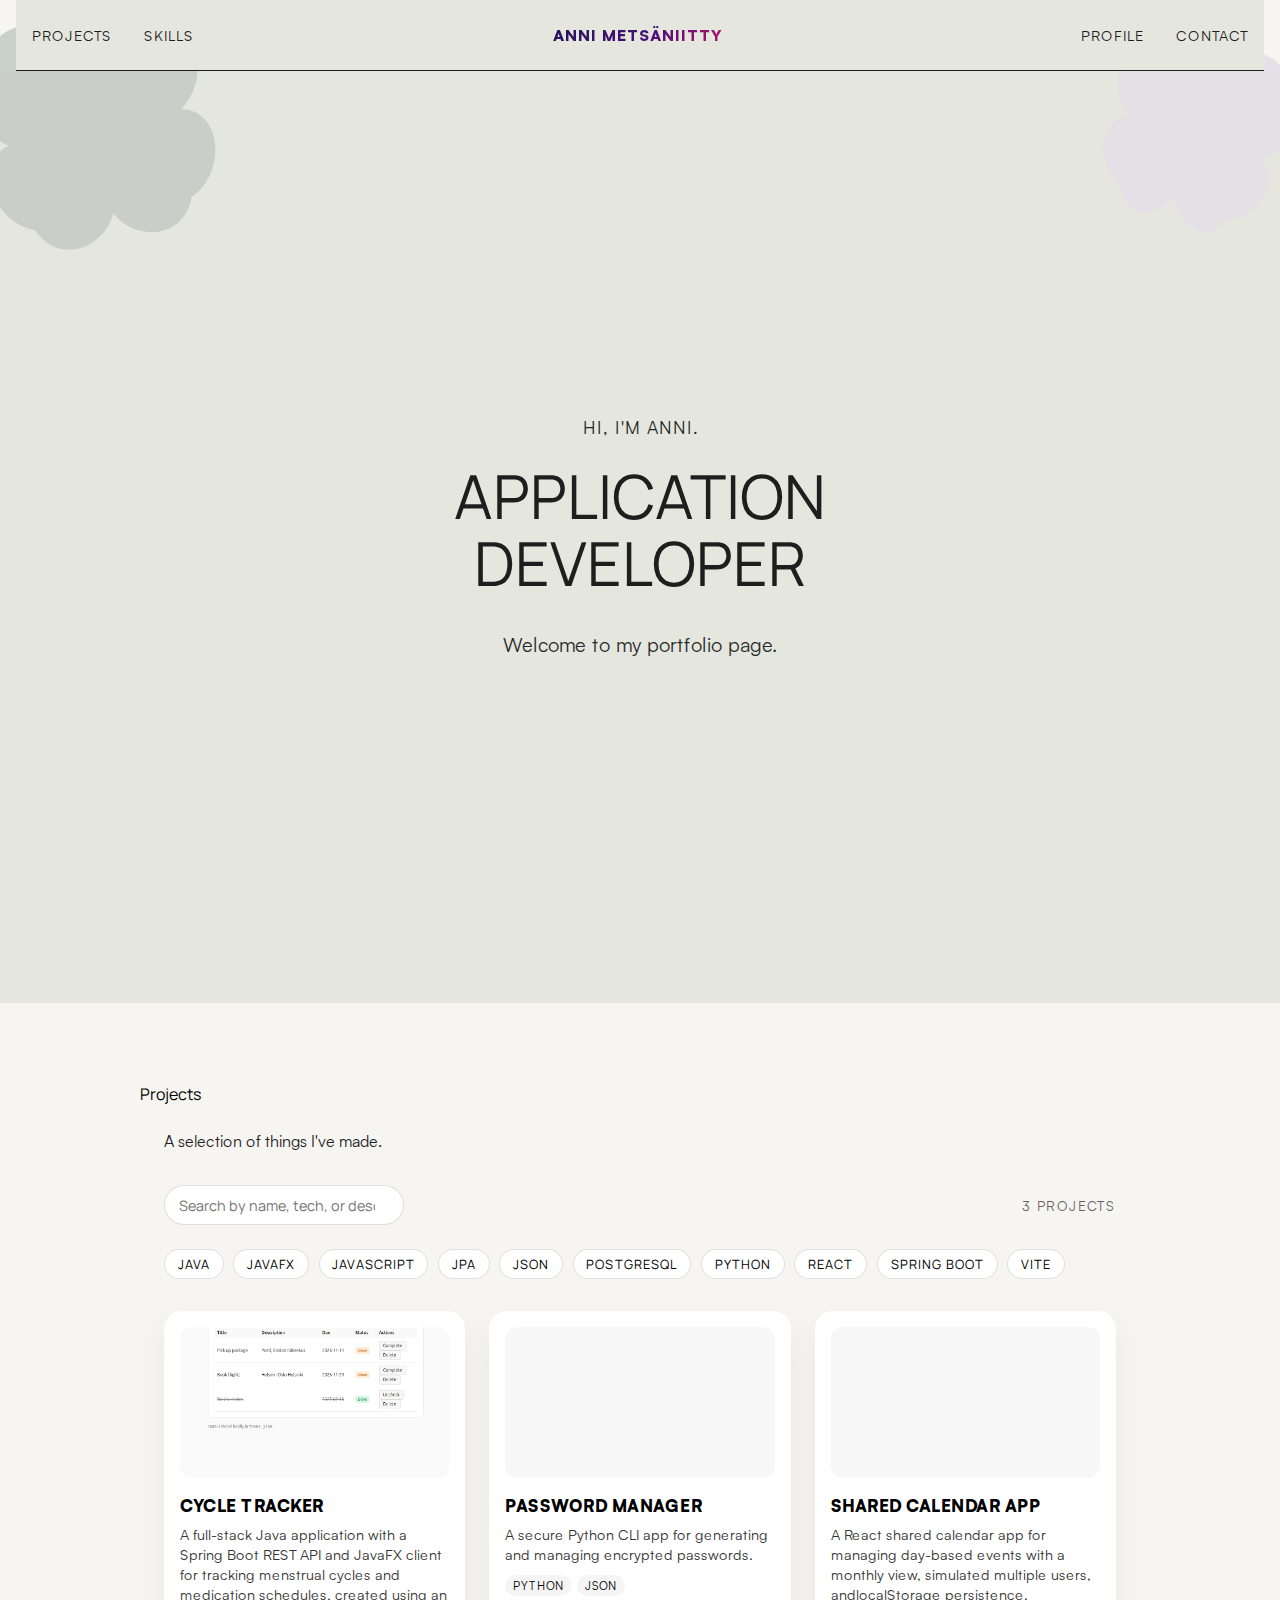
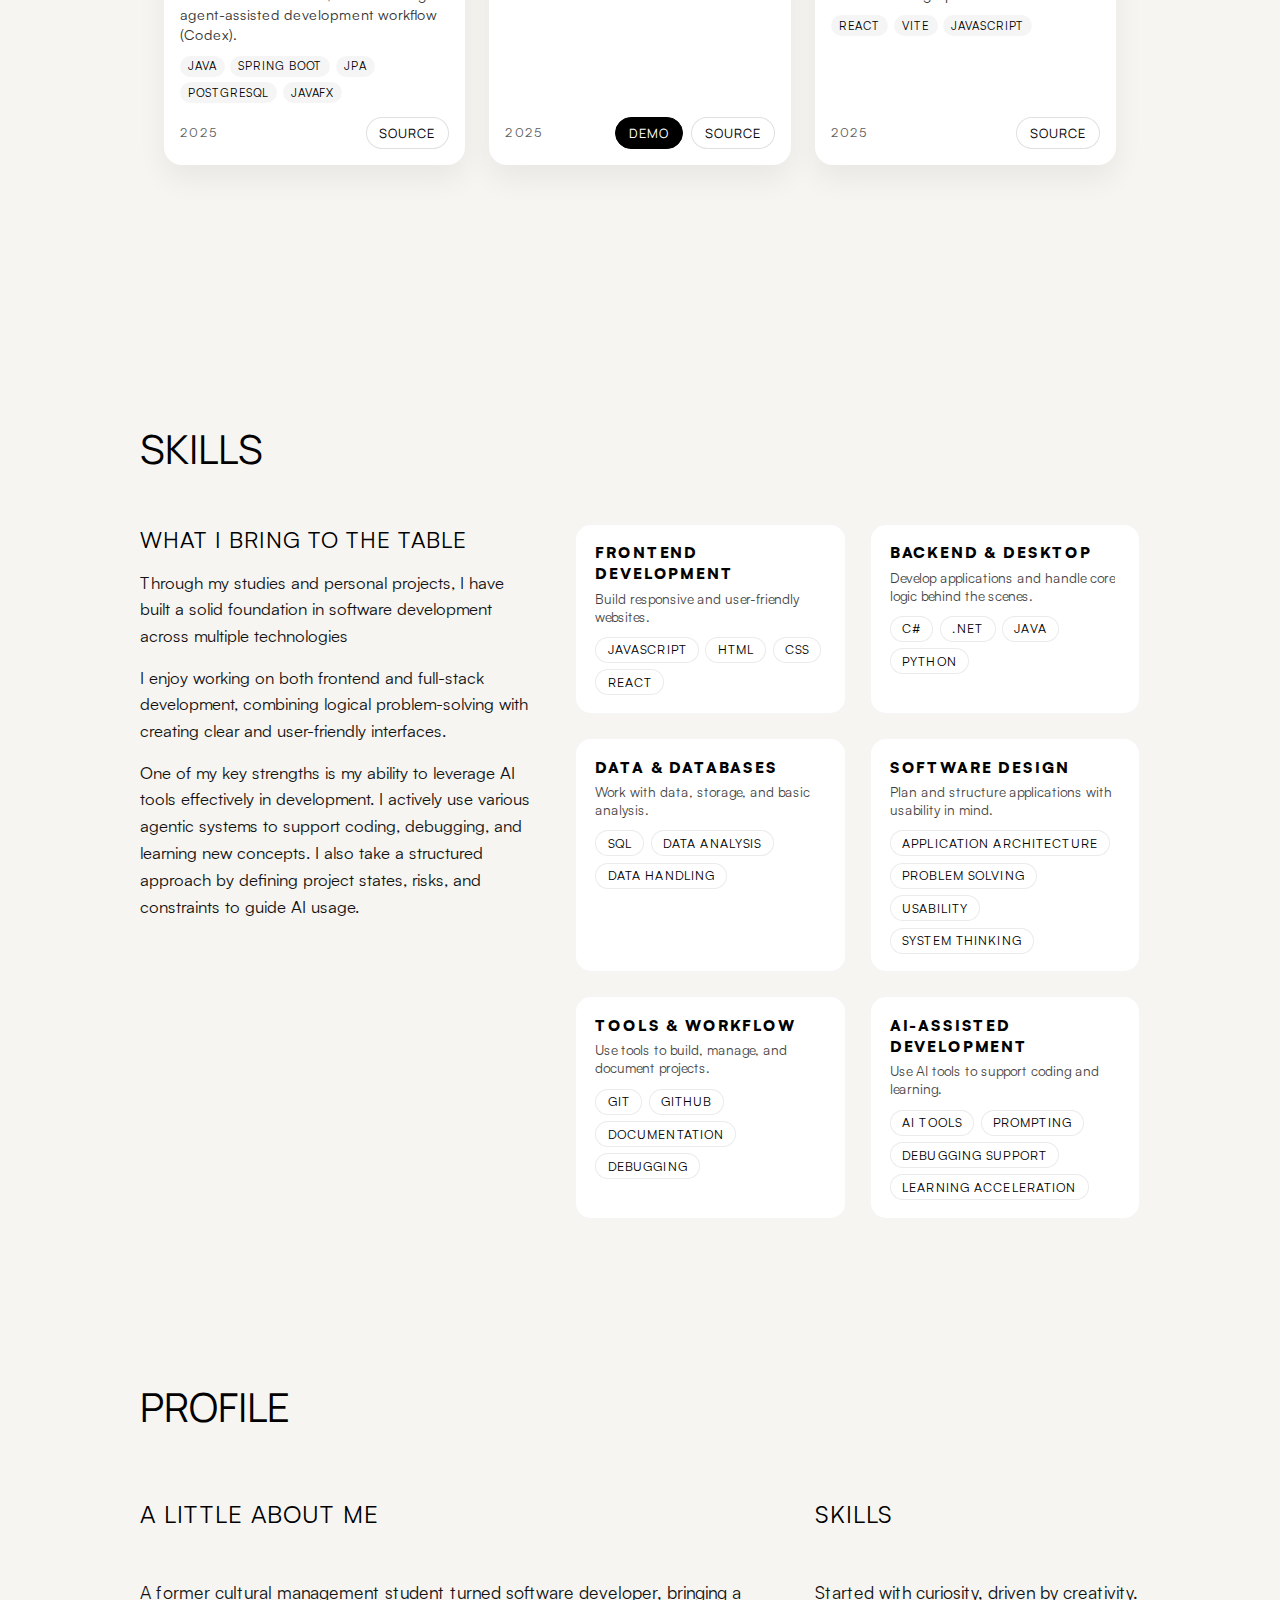
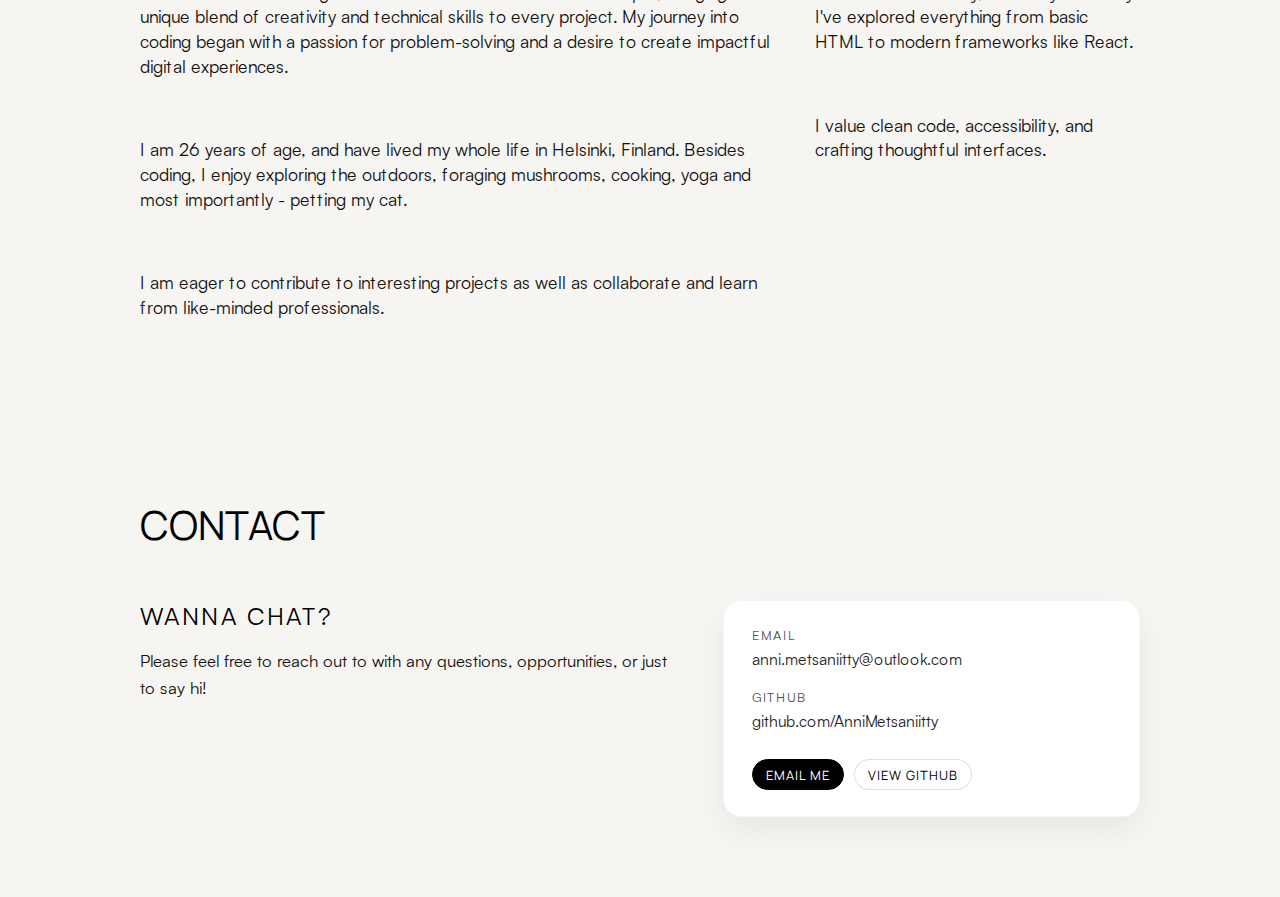
<file: index.html>
<!DOCTYPE html>
<html lang="en">
<head>
    <meta charset="UTF-8">
    <meta name="viewport" content="width=device-width, initial-scale=1.0">
    <title>Anni Metsäniitty – Portfolio</title>
    <link rel="stylesheet" href="/css/styles.css">
    <link rel="stylesheet" href="/css/projects.css">
    <link rel="stylesheet" href="https://use.fontawesome.com/releases/v5.6.3/css/all.css" 
    integrity="sha384-UHRtZLI+pbxtHCWp1t77Bi1L4ZtiqrqD80Kn4Z8NTSRyMA2Fd33n5dQ8lWUE00s/" 
    crossorigin="anonymous">
</head>
<body>
<!--  Navbar -->
<nav class="navbar">
    <div class="nav-left" id="nav-left"></div>
    <div class="nav-logo" id="nav-logo"></div>
    <div class="nav-right" id="nav-right"></div>
</nav>

<main>
  <section id="home">
    <div class="decorative-flower flower-left">
      <img src="/assets/svgs/flower-main.svg" alt="" role="presentation" />
    </div>

    <div class="decorative-flower flower-right">
      <img src="/assets/svgs/flower-accent.svg" alt="" role="presentation" />
    </div>

    <div class="home-wrapper">
      <p class="home-intro" id="home-intro"></p>
      <h1 class="home-title" id="home-title"></h1>
      <p class="home-description" id="home-description"></p>
    </div>
  </section>

  <section id="projects">
    <div class="container">
      <div class="projects-header" id="projects-header"></div>

      <div class="projects-wrapper">
        <!-- Intro -->
        <div class="projects-intro" id="projects-intro"></div>

        <!-- Toolbar: search + tags + count -->
        <div class="projects-toolbar">
          <div class="projects-search">
            <label for="projects-search" class="visually-hidden" id="projects-search-label"></label>
            <input
              id="projects-search"
              type="search"
              autocomplete="off"
            />
          </div>

          <div class="projects-meta">
            <span class="projects-count-label">
              <span id="projects-count">0</span> <span id="projects-count-text"></span>
            </span>
          </div>
        </div>

        <!-- Tag chips -->
        <div id="projects-chips" class="projects-chips" aria-label="Filter by tag"></div>

        <!-- Dynamic grid injected by projects.js -->
        <div id="projects-grid" class="projects-grid"></div>

        <noscript>
          <p class="projects-noscript">
            Enable JavaScript to see my projects.
          </p>
        </noscript>
      </div>
    </div>
  </section>

    <section id="skills">
    <div class="container">
      <div class="section-header" id="skills-header"></div>

      <div class="skills-layout">
        <!-- Left: short narrative -->
        <div class="skills-intro" id="skills-intro"></div>

        <!-- Right: skill groups -->
        <div class="skills-groups" id="skills-groups"></div>
      </div>

      <!-- <p class="skills-footnote">
        A problem is a chance for you to do your best. – Duke Ellington
      </p>
    </div>-->
  </section>

  <section id="about">
    <div class="container">
      <div class="section-header" id="about-header"></div>
      <div class="about-grid">
        <div class="about-left" id="about-left"></div>
        <div class="about-right" id="about-right"></div>
      </div>
    </div>
  </section>

  <section id="contact">
    <div class="container">
      <div class="section-header" id="contact-header"></div>

      <div class="contact-layout">
        <!-- Left: copy -->
        <div class="contact-intro" id="contact-intro"></div>

        <!-- Right: contact card -->
        <div class="contact-card" aria-label="Contact details" id="contact-card"></div>
      </div>
    </div>
  </section>

</main>

<!-- Back to Top Button -->
<button id="backToTop" aria-label="Back to top">↑</button>

<script src="js/content.js" defer></script>
<script src="js/projects.js" defer></script>
<script src="js/main.js" defer></script>
    
</body>
</html>
</file>
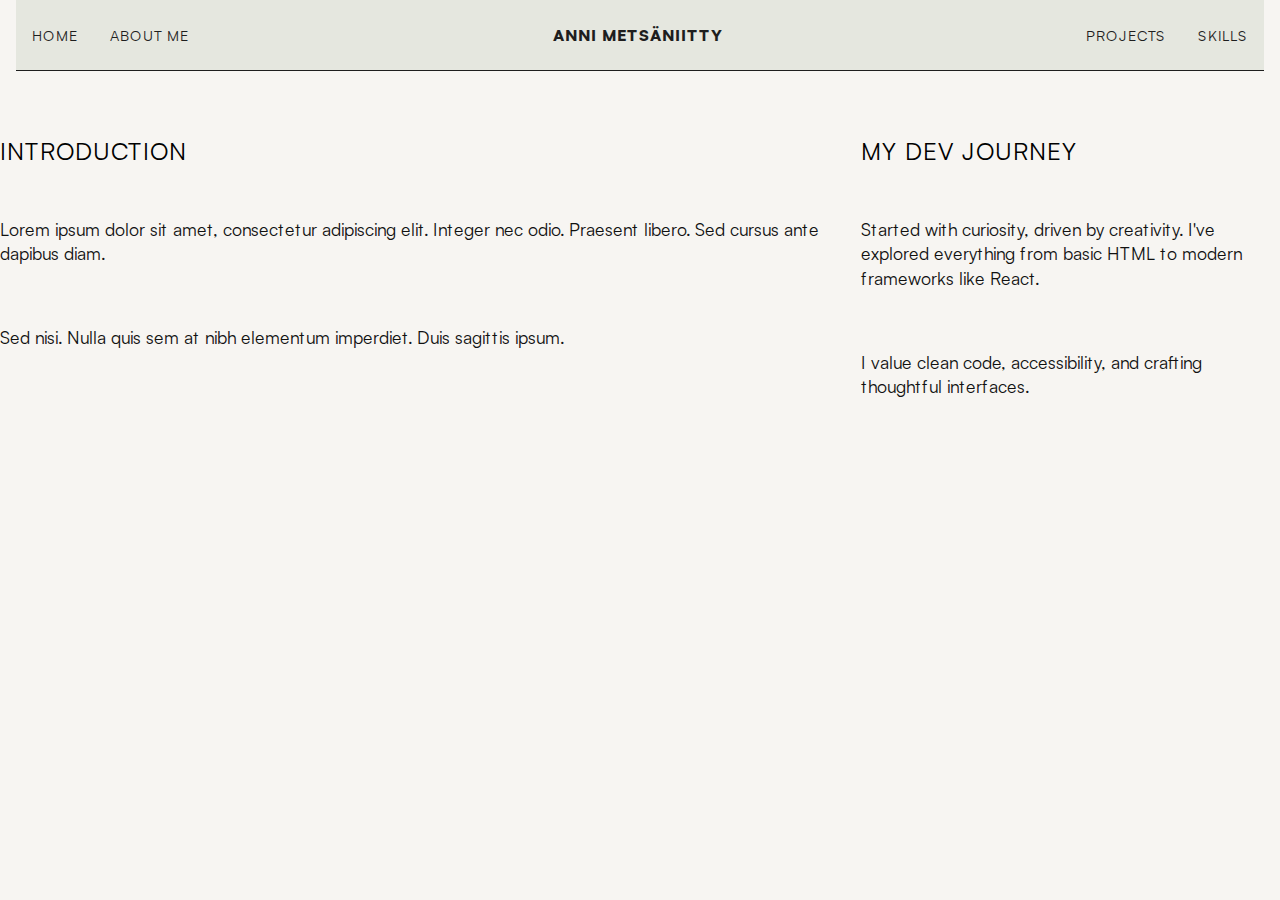
<file: about.html>
<!DOCTYPE html>
<html lang="en">
<head>
  <meta charset="UTF-8">
  <meta name="viewport" content="width=device-width, initial-scale=1.0">
  <title>About Me</title>
  <link rel="stylesheet" href="/css/styles.css">
</head>
<body>
    <nav class="navbar">
        <div class="nav-left">
          <a href="/index.html">Home</a>
          <a href="/about.html">About Me</a>
        </div>
        <div class="nav-logo">
          <a href="/index.html">Anni Metsäniitty</a>
        </div>
        <div class="nav-right">
          <a href="/projects.html">Projects</a>
          <a href="/skills.html">Skills</a>
        </div>
      </nav>
    
      <main class="about-grid">
        <div class="about-left">
          <h2>Introduction</h2>
          <p>Lorem ipsum dolor sit amet, consectetur adipiscing elit. Integer nec odio. Praesent libero. Sed cursus ante dapibus diam.</p>
          <p>Sed nisi. Nulla quis sem at nibh elementum imperdiet. Duis sagittis ipsum.</p>
        </div>
        <div class="about-right">
          <h2>My Dev Journey</h2>
          <p>Started with curiosity, driven by creativity. I've explored everything from basic HTML to modern frameworks like React.</p>
          <p>I value clean code, accessibility, and crafting thoughtful interfaces.</p>
        </div>
  </main>
</body>
</html>
</file>
<file: css/styles.css>
/* === Fonts === */
/* Convert font files from TTF to WOFF before launching website */

@font-face {
  font-family: 'Manrope';
  src: url('/assets/fonts/manrope/Manrope-regular.ttf') format('truetype');
  font-weight: 400;
  font-style: normal;
}

@font-face {
  font-family: 'Manrope';
  src: url('/assets/fonts/manrope/Manrope-700.ttf') format('truetype');
  font-weight: 700;
  font-style: normal;
}

@font-face {
  font-family: 'Satoshi';
  src: url('/assets/fonts/satoshi/Satoshi-Regular.ttf') format('truetype');
  font-weight: 400;
  font-style: normal;
}

@font-face {
  font-family: 'Satoshi';
  src: url('/assets/fonts/satoshi/Satoshi-Black.ttf') format('truetype');
  font-weight: 900;
  font-style: normal;
}

/* === Root & Layout Helpers === */
:root {
  /* approximate navbar height including padding */
  --nav-h: 80px;
  /* Color palette example (commented out)
  --color-1: #E7E5DF;
  --color-2: #E5E7DF;
  --color-3: #E1E7DF;
  --color-4: #DFE1E7;
  --color-5: #E5DFE7;
  --color-text-primary: #1E1E1E;
  */
}

html {
  scroll-behavior: smooth;
}

body {
  margin: 0;
  font-family: 'Manrope', sans-serif;
  background: #f7f5f2;
}

.container {
  max-width: 1000px;
  margin: 0 auto;
  padding: 0 1.5rem;
}

/* Generic section spacing:
   - No min-height: 100vh (prevents weird stretching on resize)
   - Use padding between sections instead
*/
section {
  scroll-margin-top: calc(var(--nav-h) + 16px);
  padding: 5rem 0;
}

/* === Navbar === */
.navbar {
  position: sticky;
  top: 0;
  z-index: 10;

  display: flex;
  justify-content: space-between;
  align-items: center;

  padding: 1.5rem 1rem;
  margin-left: 1rem;
  margin-right: 1rem;

  text-transform: uppercase;
  font-family: 'Satoshi', sans-serif;
  font-size: 0.9rem;
  letter-spacing: 1px;

  background: #e5e7df;
  transition: box-shadow 0.2s ease, background-color 0.2s ease;
  border-bottom: 1px solid #1E1E1E;
}

.nav-left,
.nav-right {
  display: flex;
  gap: 2rem;
  color: #1E1E1E;
}

.nav-logo a {
  font-size: 1rem;
  font-weight: 900;
  text-decoration: none;
  color: #1E1E1E;
  transition: color 0.3s ease;
}

.nav-logo a:hover {
  color: rgb(254, 45, 45);
  transition: opacity 0.3s ease;
}

.navbar a {
  text-decoration: none;
  color: #1E1E1E;
  transition: opacity 0.3s ease;
}

.nav-left a:hover,
.nav-right a:hover {
  background: linear-gradient(
    135deg,
    #FFCB70 0%,
    #C751C0 50%,
    #4158D0 100%
  );
  -webkit-background-clip: text;
  -webkit-text-fill-color: transparent;
  background-clip: text;
  color: transparent;
  transition: opacity 0.3s ease;
}

/* Active nav link state (from IntersectionObserver) */
.nav__link.is-active {
   text-transform: uppercase;
  background-image: linear-gradient(
    -225deg,
    #231557 0%,
    #44107a 29%,
    #ff1361 67%,
    #fff800 100%
  );
  background-size: auto auto;
  background-clip: border-box;
  background-size: 200% auto;
  color: #fff;
  background-clip: text;
  -webkit-background-clip: text;
  -webkit-text-fill-color: transparent;
  animation: textclip 2s linear infinite;
}

/* === Section Headers === */
.section-header {
  max-width: 900px;
  padding: 0;
  font-family: 'Manrope', sans-serif;
  font-size: 2.5rem;
  font-weight: 400;
  text-transform: uppercase;
}

/* === Home Section === */
#home {
  position: relative;
  z-index: 1;

  display: flex;
  align-items: center;
  justify-content: center;

  /* Full viewport minus sticky navbar */
  min-height: calc(100vh - var(--nav-h));
  text-align: center;
  padding: 3rem 1.5rem 4rem 1.5rem;

  background: #e5e7df;
}

.home-wrapper {
  max-width: 720px;
  margin: 0 auto;
}

/* Decorative flower images */
.decorative-flower {
  position: absolute;
  z-index: 0;
  pointer-events: none;
  opacity: 0.9;
}

.decorative-flower img {
  display: block;
  width: 100%;
  height: auto;
}

.flower-left {
  top: -80px;
  left: -60px;
  width: 320px;
  transform: rotate(-12deg);
}

.flower-right {
  top: -60px;
  right: -50px;
  width: 280px;
  transform: rotate(18deg) scaleX(-1);
}

/* Small intro ("Hi, I'm Anni.") */
.home-intro {
  font-family: 'Satoshi', sans-serif;
  font-size: 1.1rem;
  text-transform: uppercase;
  letter-spacing: 1px;
  margin-bottom: 1.5rem;
  opacity: 0.85;
}

/* Large main title ("Software Developer") */
.home-title {
  font-family: 'Manrope', sans-serif;
  font-size: 3.8rem;
  font-weight: 400;
  line-height: 1.1;
  text-transform: uppercase;
  margin: 0 0 2rem 0;
  color: #1E1E1E;
}

/* Description block */
.home-description {
  font-family: 'Satoshi', sans-serif;
  font-size: 1.25rem;
  line-height: 1.6;
  color: #1E1E1E;
  max-width: 600px;
  margin: 0 auto;
  opacity: 0.95;
}

/* === About Section === */
.about-grid {
  display: grid;
  grid-template-columns: 2fr 1fr;
  gap: 2rem 1.5rem;
  margin-top: 3rem;
  font-family: 'Satoshi', sans-serif;
}

.about-left,
.about-right {
  display: flex;
  flex-direction: column;
  gap: 1.5rem;
}

.about-grid h2 {
  font-size: 1.5rem;
  font-weight: 400;
  letter-spacing: 1px;
  padding-top: 1rem;
  margin: 0 0 0.5rem 0;
  text-transform: uppercase;
}

.about-grid p {
  font-size: 1.1rem;
  line-height: 1.4;
  color: #111;
}

/* === Skills Section === */
.skills-layout {
  margin-top: 3rem;
  display: grid;
  grid-template-columns: minmax(0, 1.4fr) minmax(0, 2fr);
  gap: 2.5rem;
  align-items: flex-start;
  font-family: 'Satoshi', sans-serif;
}

.skills-intro h2 {
  font-size: 1.4rem;
  font-weight: 400;
  letter-spacing: 1px;
  text-transform: uppercase;
  margin: 0 0 1rem 0;
}

.skills-intro p {
  font-size: 1.05rem;
  line-height: 1.6;
  color: #111;
  margin: 0 0 0.9rem 0;
}

.skills-groups {
  display: grid;
  grid-template-columns: repeat(2, minmax(0, 1fr));
  gap: 1.5rem;
}

.skill-group {
  background: #fff;
  border-radius: 16px;
  padding: 1.1rem 1.2rem;
  border: 1px solid rgba(0, 0, 0, 0.04);
}

.skill-group h3 {
  margin: 0 0 0.35rem 0;
  font-size: 0.95rem;
  font-weight: 600;
  text-transform: uppercase;
  letter-spacing: 0.12em;
}

.skill-note {
  margin: 0 0 0.7rem 0;
  font-size: 0.85rem;
  opacity: 0.75;
}

.skill-pills {
  display: flex;
  flex-wrap: wrap;
  gap: 0.4rem;
}

.skill-pill {
  display: inline-flex;
  align-items: center;
  border-radius: 999px;
  padding: 0.22rem 0.7rem;
  font-size: 0.78rem;
  text-transform: uppercase;
  letter-spacing: 0.09em;
  background: #fff;
  border: 1px solid rgba(0, 0, 0, 0.08);
}

.skills-footnote {
  margin-top: 2.5rem;
  font-size: 0.9rem;
  font-family: 'Satoshi', sans-serif;
  opacity: 0.7;
}

/* === Contact Section === */
.contact-layout {
  margin-top: 3rem;
  display: grid;
  grid-template-columns: minmax(0, 1.3fr) minmax(0, 1fr);
  gap: 2.5rem;
  font-family: 'Satoshi', sans-serif;
  align-items: stretch;
}

.contact-intro h2 {
  font-size: 1.5rem;
  font-weight: 400;
  text-transform: uppercase;
  letter-spacing: 0.1em;
  margin: 0 0 1rem 0;
}

.contact-intro p {
  font-size: 1.05rem;
  line-height: 1.6;
  color: #111;
  margin: 0;
}

.contact-card {
  background: #fff;
  border-radius: 18px;
  padding: 1.6rem 1.8rem;
  box-shadow: 0 14px 30px rgba(0, 0, 0, 0.06);
  border: 1px solid rgba(0, 0, 0, 0.04);
  display: flex;
  flex-direction: column;
  gap: 1.2rem;
}

.contact-row {
  display: flex;
  flex-direction: column;
  gap: 0.25rem;
}

.contact-label {
  font-size: 0.8rem;
  text-transform: uppercase;
  letter-spacing: 0.12em;
  opacity: 0.7;
  margin: 0;
}

.contact-email,
.contact-link {
  font-size: 0.98rem;
  text-decoration: none;
  color: #1e1e1e;
  word-break: break-all;
}

.contact-email:hover,
.contact-link:hover {
  text-decoration: underline;
}

.contact-actions {
  margin-top: 0.5rem;
  display: flex;
  flex-wrap: wrap;
  gap: 0.6rem;
}

/* === Back to Top Button === */
#backToTop {
  position: fixed;
  bottom: 24px;
  right: 24px;
  width: 48px;
  height: 48px;
  border: none;
  border-radius: 50%;
  background-color: #000;
  color: #fff;
  font-size: 1.5rem;
  cursor: pointer;
  opacity: 0;
  pointer-events: none;
  transition: opacity 0.3s ease, transform 0.3s ease;
  z-index: 1000;
}

#backToTop:hover {
  background-color: rgb(254, 45, 45);
  transform: scale(1.1);
}

#backToTop.visible {
  opacity: 1;
  pointer-events: auto;
}

/* === Responsive === */

/* Medium screens */
@media (max-width: 900px) {
  .skills-layout {
    grid-template-columns: 1fr;
  }

  .skills-groups {
    grid-template-columns: 1fr;
  }

  .contact-layout {
    grid-template-columns: 1fr;
  }

  .contact-card {
    padding: 1.4rem 1.5rem;
  }
}

/* Small screens */
@media (max-width: 768px) {
  /* Navbar stacking */
  .navbar {
    flex-direction: column;
    gap: 1rem;
  }

  .nav-left,
  .nav-right {
    gap: 1.2rem;
  }

  /* Decorative flowers scale down */
  .flower-left,
  .flower-right {
    width: 160px;
    top: -40px;
  }

  /* Hero text sizing */
  .home-title {
    font-size: 2.6rem;
  }

  .home-description {
    font-size: 1.1rem;
  }

  /* About section stack */
  .about-grid {
    grid-template-columns: 1fr;
    margin: 2rem;
  }
}
</file>
<file: css/projects.css>
/* Projects layout & cards */

.projects-wrapper {
  max-width: 1000px;
  margin: 0 auto 6rem auto;
  padding: 0 1.5rem;
  font-family: 'Satoshi', sans-serif;
}

/* Intro text */
.projects-intro {
  margin-top: 1.5rem;
  max-width: 640px;
  font-size: 1rem;
  line-height: 1.5;
  color: #1E1E1E;
}

/* Toolbar: search + count */
.projects-toolbar {
  margin-top: 2rem;
  display: flex;
  flex-wrap: wrap;
  gap: 1rem;
  align-items: center;
  justify-content: space-between;
}

.projects-search input[type="search"] {
  padding: 0.6rem 0.9rem;
  min-width: 240px;
  border-radius: 999px;
  border: 1px solid rgba(0, 0, 0, 0.12);
  background: #fff;
  font-family: 'Manrope', sans-serif;
  font-size: 0.9rem;
  outline: none;
  transition: border-color 0.2s ease, box-shadow 0.2s ease;
}

.projects-search input[type="search"]:focus {
  border-color: rgb(254, 45, 45);
  box-shadow: 0 0 0 2px rgba(254, 45, 45, 0.15);
}

.projects-count-label {
  font-size: 0.85rem;
  text-transform: uppercase;
  letter-spacing: 0.1em;
  opacity: 0.6;
}

/* Tag chips */
.projects-chips {
  display: flex;
  flex-wrap: wrap;
  gap: 0.6rem;
  margin-top: 1.5rem;
}

.chip {
  border-radius: 999px;
  border: 1px solid rgba(0, 0, 0, 0.12);
  background: #fff;
  padding: 0.3rem 0.8rem;
  font-size: 0.8rem;
  font-family: 'Manrope', sans-serif;
  text-transform: uppercase;
  letter-spacing: 0.08em;
  cursor: pointer;
  transition: background 0.2s ease, transform 0.15s ease,
    border-color 0.2s ease, color 0.2s ease;
}

.chip:hover {
  transform: translateY(-1px);
  border-color: rgba(0, 0, 0, 0.3);
}

.chip[aria-pressed="true"] {
  background: linear-gradient(
    135deg,
    #ffcb70 0%,
    #c751c0 50%,
    #4158d0 100%
  );
  color: #fff;
  border-color: transparent;
}

/* Grid */
.projects-grid {
  margin-top: 2rem;
  display: grid;
  grid-template-columns: repeat(auto-fit, minmax(260px, 1fr));
  gap: 1.5rem;
}

/* Card */
.project-card {
  display: flex;
  flex-direction: column;
  border-radius: 18px;
  background: #fff;
  padding: 1rem;
  box-shadow: 0 14px 30px rgba(0, 0, 0, 0.06);
  overflow: hidden;
  transition: transform 0.2s ease, box-shadow 0.2s ease, translate 0.2s ease;
}

.project-card:hover {
  transform: translateY(-4px);
  box-shadow: 0 18px 40px rgba(0, 0, 0, 0.1);
}

/* Media area */
.project-media {
  width: 100%;
  aspect-ratio: 16 / 9;
  border-radius: 12px;
  overflow: hidden;
  background: rgba(0, 0, 0, 0.03);
  margin-bottom: 1rem;
}

.project-media img {
  width: 100%;
  height: 100%;
  object-fit: cover;
  display: block;
}

/* Skeleton when no image */
.skeleton {
  width: 100%;
  height: 100%;
  background: linear-gradient(
    90deg,
    rgba(0, 0, 0, 0.03) 0%,
    rgba(0, 0, 0, 0.06) 50%,
    rgba(0, 0, 0, 0.03) 100%
  );
  background-size: 200% 100%;
  animation: skeleton-pulse 1.2s infinite;
}

@keyframes skeleton-pulse {
  0% {
    background-position: 100% 0;
  }
  100% {
    background-position: -100% 0;
  }
}

/* Body */
.project-body {
  flex: 1;
}

.project-title {
  margin: 0 0 0.4rem 0;
  font-size: 1.05rem;
  font-weight: 700;
  letter-spacing: 0.03em;
  text-transform: uppercase;
}

.project-summary {
  margin: 0 0 0.7rem 0;
  font-size: 0.9rem;
  line-height: 1.4;
  color: #333;
}

/* Tags */
.tags {
  display: flex;
  flex-wrap: wrap;
  gap: 0.35rem;
  margin-top: 0.3rem;
}

.tag {
  font-size: 0.72rem;
  padding: 0.15rem 0.5rem;
  border-radius: 999px;
  background: rgba(0, 0, 0, 0.04);
  text-transform: uppercase;
  letter-spacing: 0.08em;
}

/* Meta row: year + buttons */
.project-meta {
  margin-top: 0.9rem;
  display: flex;
  align-items: center;
  justify-content: space-between;
  gap: 0.75rem;
}

.project-year {
  font-size: 0.8rem;
  text-transform: uppercase;
  letter-spacing: 0.1em;
  opacity: 0.65;
}

/* Buttons */
.actions {
  display: flex;
  gap: 0.5rem;
}

.btn {
  border-radius: 999px;
  border: 1px solid rgba(0, 0, 0, 0.12);
  background: #fff;
  padding: 0.35rem 0.8rem;
  font-size: 0.8rem;
  font-family: 'Manrope', sans-serif;
  text-decoration: none;
  color: #000;
  text-transform: uppercase;
  letter-spacing: 0.08em;
  transition: background 0.2s ease, color 0.2s ease,
    transform 0.15s ease, border-color 0.2s ease;
}

.btn:hover {
  transform: translateY(-1px);
  border-color: rgba(0, 0, 0, 0.3);
}

.btn.primary {
  background: #000;
  color: #fff;
  border-color: #000;
}

.btn.primary:hover {
  background: rgb(254, 45, 45);
  border-color: rgb(254, 45, 45);
}

/* Small helpers */
.projects-noscript {
  margin-top: 1.5rem;
  font-size: 0.85rem;
  opacity: 0.7;
}

/* Visually hidden label (for search) */
.visually-hidden {
  position: absolute;
  width: 1px;
  height: 1px;
  padding: 0;
  margin: -1px;
  overflow: hidden;
  clip: rect(0, 0, 0, 0);
  border: 0;
}

/* Responsive tweaks */
@media (max-width: 768px) {
  .projects-wrapper {
    padding: 0 1.25rem 4rem 1.25rem;
  }

  .projects-toolbar {
    align-items: flex-start;
  }

  .projects-search input[type="search"] {
    width: 100%;
  }

  .project-card {
    padding: 0.9rem;
  }
}
</file>
